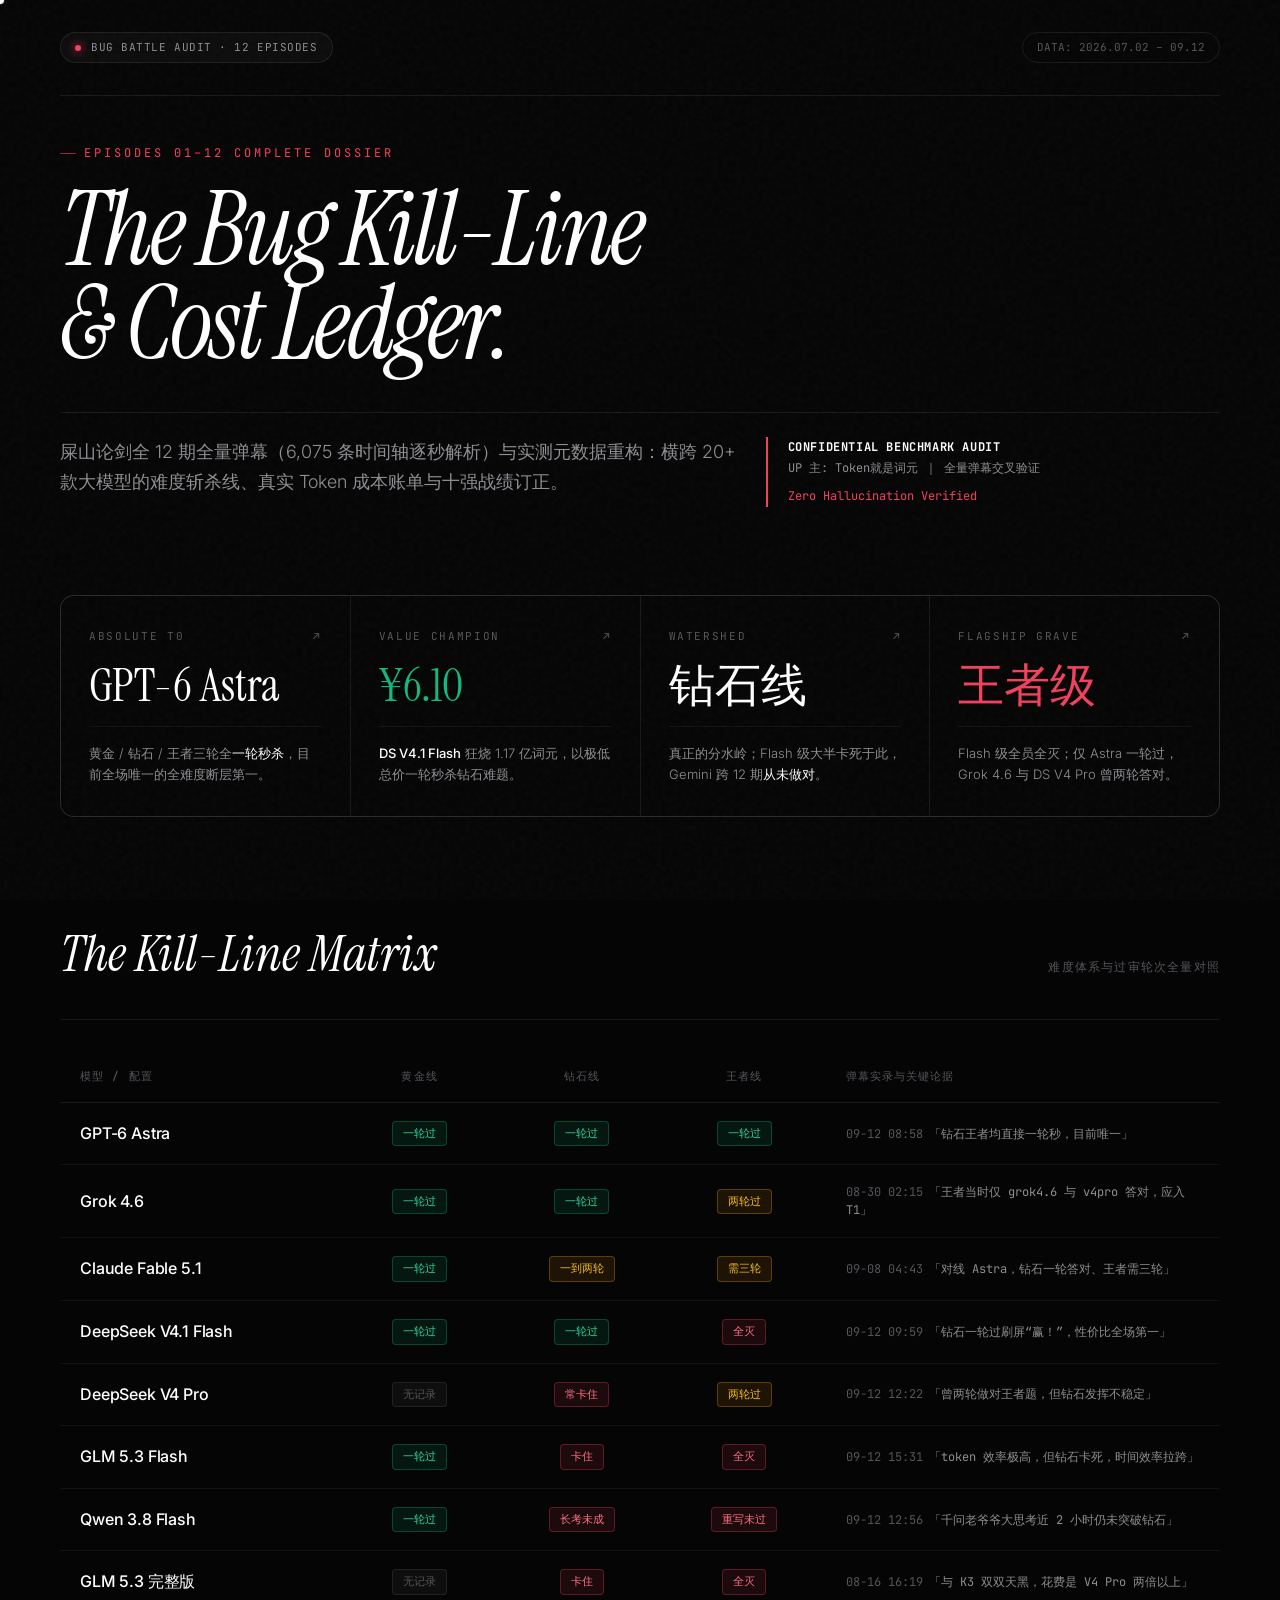
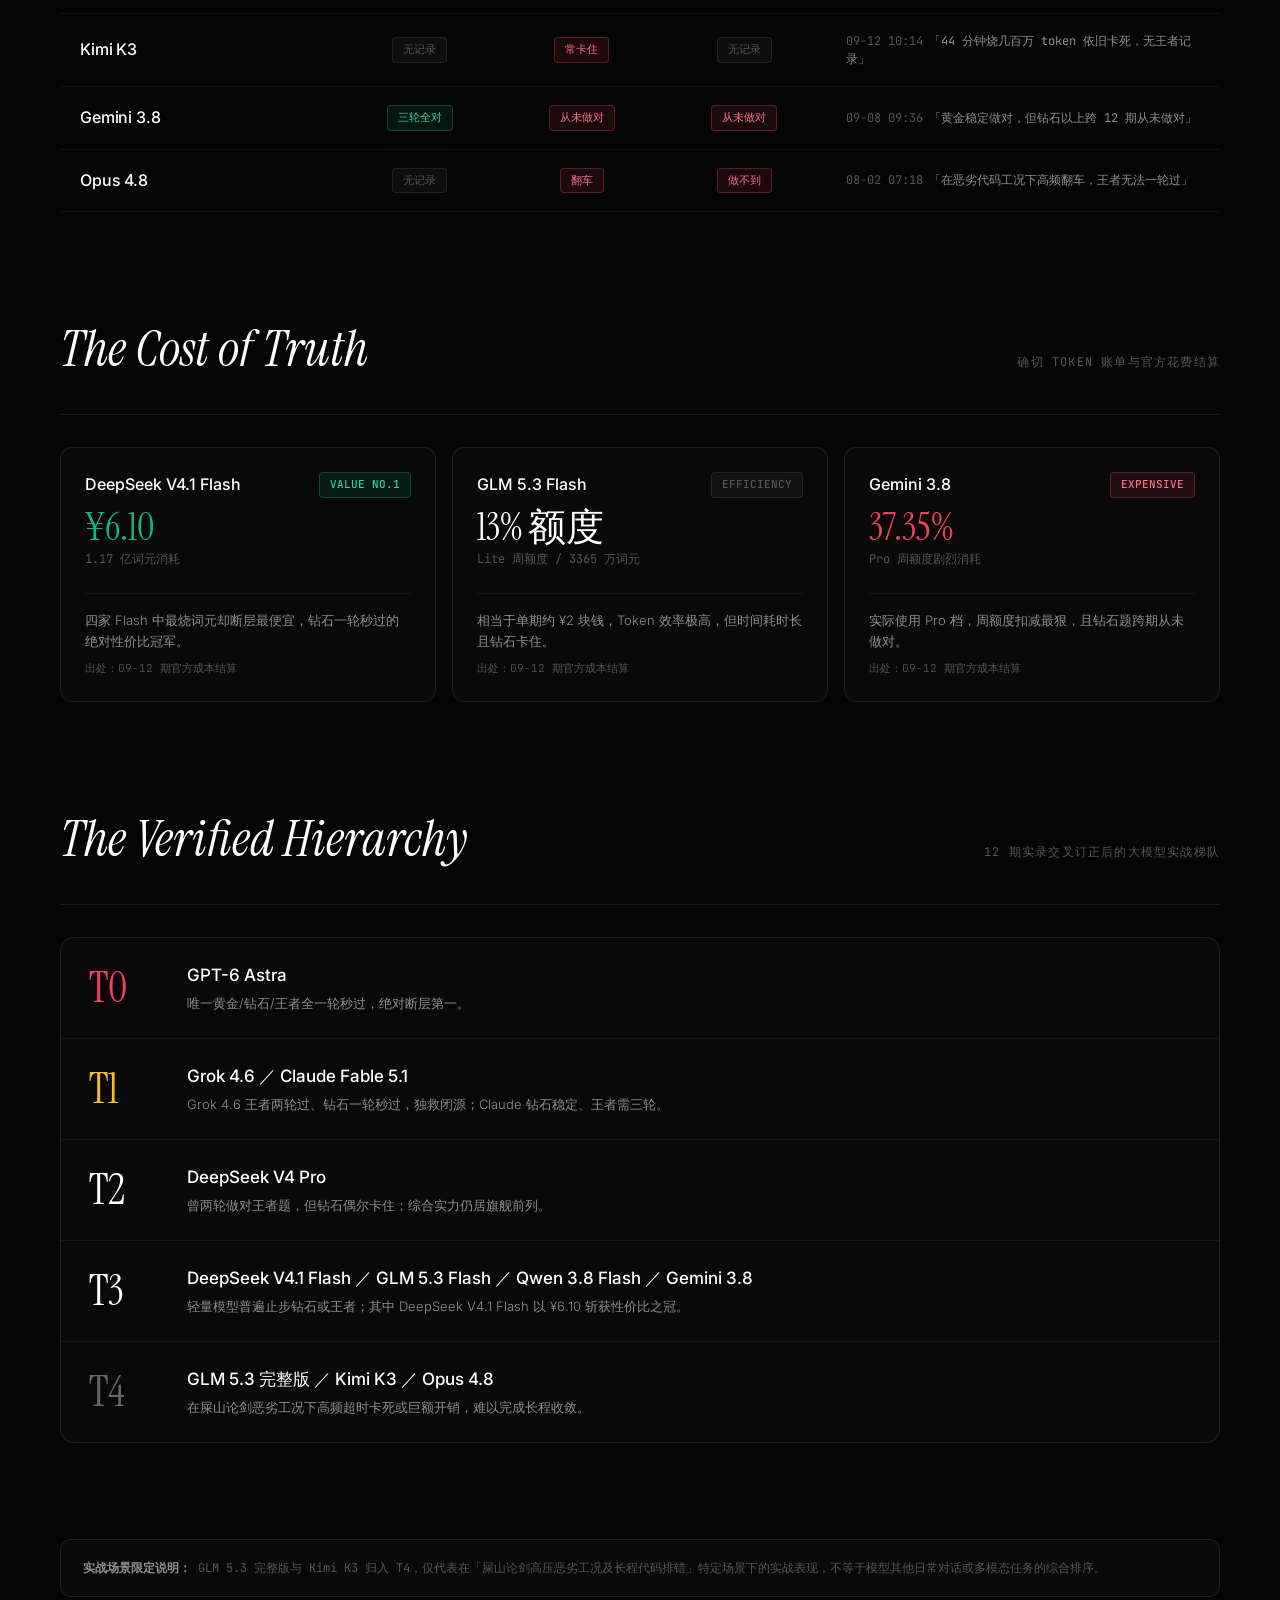
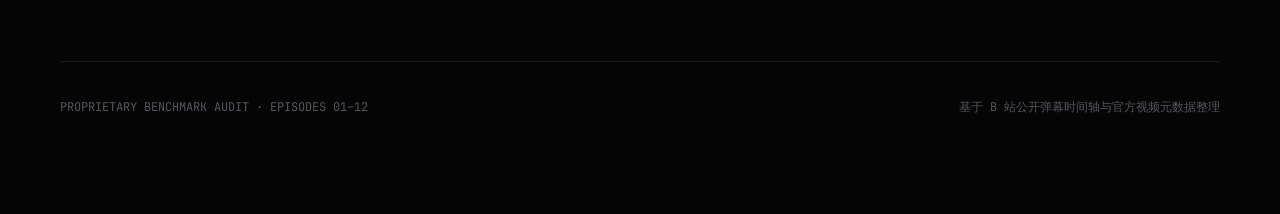
<file: public/shishan.html>
<!DOCTYPE html>
<html lang="zh-CN">
<head>
  <meta charset="UTF-8" />
  <meta name="viewport" content="width=device-width, initial-scale=1.0" />
  <title>屎山论剑全 12 期 · 难度斩杀线 × 花费 全量对照</title>
  <link rel="preconnect" href="https://fonts.googleapis.com" />
  <link rel="preconnect" href="https://fonts.gstatic.com" crossorigin />
  <link href="https://fonts.googleapis.com/css2?family=Instrument+Serif:ital@0;1&family=Inter:wght@300;400;500;600;700&family=JetBrains+Mono:wght@400;500;600&display=swap" rel="stylesheet" />
  <style>
    :root {
      --bg: #050505;
      --card-bg: rgba(255, 255, 255, 0.02);
      --card-hover: rgba(255, 255, 255, 0.04);
      --border: rgba(255, 255, 255, 0.08);
      --border-subtle: rgba(255, 255, 255, 0.05);
      --text: #ffffff;
      --text-muted: #8e8e93;
      --text-dim: #55555c;
      --accent: #f43f5e;
      --emerald: #10b981;
      --amber: #f59e0b;
      --rose: #f43f5e;
      --font-serif: 'Instrument Serif', Georgia, serif;
      --font-sans: 'Inter', -apple-system, BlinkMacSystemFont, "PingFang SC", sans-serif;
      --font-mono: 'JetBrains Mono', monospace;
    }

    * {
      box-sizing: border-box;
      margin: 0;
      padding: 0;
    }

    @media (pointer: fine) {
      * {
        cursor: none !important;
      }
    }

    body {
      background-color: var(--bg);
      color: var(--text);
      font-family: var(--font-sans);
      line-height: 1.6;
      font-size: 15px;
      overflow-x: hidden;
      padding-bottom: 96px;
      position: relative;
    }

    /* Subtle grain overlay */
    .grain-overlay {
      position: fixed;
      inset: 0;
      pointer-events: none;
      z-index: 50;
      opacity: 0.035;
      background-image: url("data:image/svg+xml,%3Csvg viewBox='0 0 200 200' xmlns='http://www.w3.org/2000/svg'%3E%3Cfilter id='noiseFilter'%3E%3CfeTurbulence type='fractalNoise' baseFrequency='0.8' numOctaves='3' stitchTiles='stitch'/%3E%3C/filter%3E%3Crect width='100%25' height='100%25' filter='url(%23noiseFilter)'/%3E%3C/svg%3E");
    }

    /* Custom Large Magnifier Lens Cursor */
    .custom-cursor {
      position: fixed;
      top: 0;
      left: 0;
      width: 8px;
      height: 8px;
      background: #ffffff;
      border-radius: 50%;
      pointer-events: none;
      z-index: 9999;
      mix-blend-mode: difference;
      transform: translate(-50%, -50%);
      transition: transform 0.06s ease-out, width 0.24s cubic-bezier(0.16, 1, 0.3, 1), height 0.24s cubic-bezier(0.16, 1, 0.3, 1);
      box-shadow: 0 0 0 1px rgba(255, 255, 255, 0.2);
    }

    .custom-cursor.lens {
      width: 140px;
      height: 140px;
    }

    .custom-cursor.btn-hover {
      width: 52px;
      height: 52px;
    }

    .wrap {
      max-width: 1240px;
      margin: 0 auto;
      padding: 0 24px;
    }

    @media (min-width: 640px) {
      .wrap {
        padding: 0 40px;
      }
    }

    /* Top Nav */
    header {
      height: 96px;
      display: flex;
      align-items: center;
      justify-content: space-between;
      border-bottom: 1px solid var(--border);
      margin-bottom: 48px;
    }

    .status-badge {
      display: inline-flex;
      align-items: center;
      gap: 10px;
      font-family: var(--font-mono);
      font-size: 11px;
      color: var(--text-muted);
      background: rgba(255, 255, 255, 0.03);
      border: 1px solid var(--border);
      padding: 6px 14px;
      border-radius: 9999px;
      letter-spacing: 0.05em;
    }

    .status-dot {
      width: 6px;
      height: 6px;
      border-radius: 50%;
      background: var(--rose);
      box-shadow: 0 0 10px var(--rose);
    }

    .meta-release {
      font-family: var(--font-mono);
      font-size: 11px;
      color: var(--text-dim);
      border: 1px solid var(--border);
      padding: 6px 14px;
      border-radius: 9999px;
    }

    /* Hero */
    .hero {
      margin-bottom: 88px;
    }

    .hero-eyebrow {
      font-family: var(--font-mono);
      font-size: 12px;
      color: var(--rose);
      letter-spacing: 0.25em;
      text-transform: uppercase;
      display: flex;
      align-items: center;
      gap: 8px;
      margin-bottom: 20px;
    }

    .hero-eyebrow::before {
      content: "";
      display: inline-block;
      width: 16px;
      height: 1px;
      background: rgba(244, 63, 94, 0.6);
    }

    h1 {
      font-family: var(--font-serif);
      font-style: italic;
      font-size: clamp(3.4rem, 8vw, 7.6rem);
      line-height: 0.92;
      font-weight: 400;
      letter-spacing: -0.03em;
      margin-bottom: 40px;
      color: #fff;
    }

    .hero-meta {
      display: grid;
      grid-template-columns: 1fr;
      gap: 24px;
      padding-top: 24px;
      border-top: 1px solid var(--border);
    }

    @media (min-width: 768px) {
      .hero-meta {
        grid-template-columns: 1.2fr 0.8fr;
      }
    }

    .hero-desc {
      font-size: 18px;
      color: var(--text-muted);
      font-weight: 300;
      line-height: 1.7;
    }

    .audit-spec {
      border-left: 2px solid var(--rose);
      padding-left: 20px;
      font-family: var(--font-mono);
      font-size: 12px;
      color: var(--text-muted);
      line-height: 1.8;
    }

    .audit-spec b {
      color: #fff;
      display: block;
      letter-spacing: 0.05em;
    }

    /* Bento Grid */
    .bento {
      display: grid;
      grid-template-columns: 1fr;
      gap: 1px;
      background: var(--border);
      border: 1px solid var(--border);
      border-radius: 14px;
      overflow: hidden;
      margin-bottom: 96px;
    }

    @media (min-width: 640px) {
      .bento {
        grid-template-columns: repeat(2, 1fr);
      }
    }

    @media (min-width: 1024px) {
      .bento {
        grid-template-columns: repeat(4, 1fr);
      }
    }

    .bento-card {
      background: #050505;
      padding: 32px 28px;
      display: flex;
      flex-direction: column;
      justify-content: space-between;
      min-height: 220px;
      transition: background-color 0.2s ease;
    }

    .bento-card:hover {
      background: #0a0a0f;
    }

    .bento-label {
      font-family: var(--font-mono);
      font-size: 11px;
      color: var(--text-dim);
      letter-spacing: 0.15em;
      text-transform: uppercase;
      display: flex;
      justify-content: space-between;
      align-items: center;
      margin-bottom: 16px;
    }

    .bento-value {
      font-family: var(--font-serif);
      font-size: 46px;
      color: #fff;
      line-height: 1;
      margin-bottom: 12px;
    }

    .bento-value.green {
      color: var(--emerald);
    }

    .bento-value.rose {
      color: var(--rose);
    }

    .bento-desc {
      font-size: 13px;
      color: var(--text-muted);
      font-weight: 300;
      border-top: 1px solid var(--border-subtle);
      padding-top: 16px;
      line-height: 1.6;
    }

    .bento-desc strong {
      color: #fff;
      font-weight: 500;
    }

    /* Section Headings */
    .section-head {
      display: flex;
      flex-direction: column;
      border-bottom: 1px solid var(--border);
      padding-bottom: 24px;
      margin-bottom: 32px;
      gap: 8px;
    }

    @media (min-width: 640px) {
      .section-head {
        flex-direction: row;
        align-items: baseline;
        justify-content: space-between;
      }
    }

    h2 {
      font-family: var(--font-serif);
      font-style: italic;
      font-size: clamp(2.2rem, 5vw, 3.2rem);
      font-weight: 400;
      color: #fff;
      margin: 0;
    }

    .section-sub {
      font-family: var(--font-mono);
      font-size: 12px;
      color: var(--text-dim);
      letter-spacing: 0.1em;
      text-transform: uppercase;
    }

    /* Table & Matrix */
    .matrix-wrap {
      margin-bottom: 96px;
    }

    .matrix-table {
      width: 100%;
      border-collapse: collapse;
    }

    .matrix-table th {
      font-family: var(--font-mono);
      font-size: 11px;
      color: var(--text-dim);
      text-transform: uppercase;
      letter-spacing: 0.1em;
      text-align: left;
      padding: 16px 20px;
      border-bottom: 1px solid var(--border);
      font-weight: 500;
    }

    .matrix-table th.center, .matrix-table td.center {
      text-align: center;
    }

    .matrix-table th.right, .matrix-table td.right {
      text-align: right;
    }

    .matrix-table tr {
      border-bottom: 1px solid var(--border-subtle);
      transition: background-color 0.15s ease;
    }

    .matrix-table tbody tr:hover {
      background-color: var(--card-hover);
    }

    .matrix-table td {
      padding: 18px 20px;
      vertical-align: middle;
      font-size: 14px;
    }

    .model-name {
      font-size: 16px;
      font-weight: 500;
      color: #fff;
      letter-spacing: -0.01em;
    }

    /* Tags */
    .pill {
      display: inline-block;
      font-family: var(--font-mono);
      font-size: 11px;
      padding: 3px 10px;
      border-radius: 4px;
      white-space: nowrap;
      font-weight: 500;
    }

    .pill-pass {
      background: rgba(16, 185, 129, 0.1);
      color: #34d399;
      border: 1px solid rgba(16, 185, 129, 0.3);
    }

    .pill-warn {
      background: rgba(245, 158, 11, 0.1);
      color: #fbbf24;
      border: 1px solid rgba(245, 158, 11, 0.3);
    }

    .pill-fail {
      background: rgba(244, 63, 94, 0.1);
      color: #fb7185;
      border: 1px solid rgba(244, 63, 94, 0.3);
    }

    .pill-none {
      background: rgba(255, 255, 255, 0.04);
      color: var(--text-dim);
      border: 1px solid rgba(255, 255, 255, 0.08);
    }

    .quote-evidence {
      font-family: var(--font-mono);
      font-size: 12px;
      color: var(--text-muted);
      line-height: 1.5;
    }

    .timestamp {
      color: var(--text-dim);
      margin-right: 6px;
    }

    /* Cards Grid */
    .cards-grid {
      display: grid;
      grid-template-columns: 1fr;
      gap: 16px;
      margin-bottom: 96px;
    }

    @media (min-width: 768px) {
      .cards-grid {
        grid-template-columns: repeat(3, 1fr);
      }
    }

    .cost-card {
      background: var(--card-bg);
      border: 1px solid var(--border);
      border-radius: 12px;
      padding: 24px;
      display: flex;
      flex-direction: column;
      justify-content: space-between;
      transition: border-color 0.2s;
    }

    .cost-card:hover {
      border-color: rgba(255, 255, 255, 0.2);
    }

    .cost-num {
      font-family: var(--font-serif);
      font-size: 38px;
      color: #fff;
      margin: 10px 0 4px;
      line-height: 1;
    }

    .cost-token {
      font-family: var(--font-mono);
      font-size: 12px;
      color: var(--text-dim);
      margin-bottom: 24px;
    }

    .cost-note {
      border-top: 1px solid var(--border-subtle);
      padding-top: 16px;
      font-size: 13px;
      color: var(--text-muted);
      font-weight: 300;
      line-height: 1.6;
    }

    .cost-source {
      font-family: var(--font-mono);
      font-size: 11px;
      color: var(--text-dim);
      margin-top: 8px;
    }

    /* Tier List */
    .tier-list {
      background: var(--card-bg);
      border: 1px solid var(--border);
      border-radius: 14px;
      overflow: hidden;
      margin-bottom: 96px;
    }

    .tier-item {
      padding: 24px 28px;
      border-bottom: 1px solid var(--border-subtle);
      display: flex;
      flex-direction: column;
      gap: 12px;
      transition: background-color 0.15s ease;
    }

    @media (min-width: 640px) {
      .tier-item {
        flex-direction: row;
        align-items: center;
        gap: 28px;
      }
    }

    .tier-item:last-child {
      border-bottom: none;
    }

    .tier-item:hover {
      background-color: var(--card-hover);
    }

    .tier-badge {
      font-family: var(--font-serif);
      font-size: 42px;
      color: #fff;
      min-width: 70px;
      line-height: 1;
    }

    .tier-content h3 {
      font-size: 17px;
      color: #fff;
      font-weight: 500;
      margin-bottom: 4px;
    }

    .tier-content p {
      font-size: 13px;
      color: var(--text-muted);
      font-weight: 300;
    }

    /* Footer Note */
    .note-box {
      background: rgba(255, 255, 255, 0.02);
      border: 1px solid var(--border);
      border-radius: 10px;
      padding: 18px 22px;
      font-family: var(--font-mono);
      font-size: 12px;
      color: var(--text-dim);
      line-height: 1.7;
      margin-bottom: 64px;
    }

    .note-box strong {
      color: var(--text-muted);
    }

    footer {
      border-top: 1px solid var(--border);
      padding-top: 36px;
      display: flex;
      flex-direction: column;
      gap: 12px;
      font-family: var(--font-mono);
      font-size: 12px;
      color: var(--text-dim);
    }

    @media (min-width: 640px) {
      footer {
        flex-direction: row;
        justify-content: space-between;
        align-items: center;
      }
    }
  </style>
</head>
<body>
  <div class="grain-overlay"></div>
  <div class="custom-cursor" id="cursor"></div>

  <div class="wrap">
    <header>
      <div class="status-badge">
        <span class="status-dot"></span>
        <span>BUG BATTLE AUDIT · 12 EPISODES</span>
      </div>
      <div class="meta-release">DATA: 2026.07.02 – 09.12</div>
    </header>

    <!-- Hero -->
    <section class="hero interact-lens">
      <div class="hero-eyebrow">EPISODES 01–12 COMPLETE DOSSIER</div>
      <h1>The Bug Kill-Line <br>& Cost Ledger.</h1>
      <div class="hero-meta">
        <p class="hero-desc">
          屎山论剑全 12 期全量弹幕（6,075 条时间轴逐秒解析）与实测元数据重构：横跨 20+ 款大模型的难度斩杀线、真实 Token 成本账单与十强战绩订正。
        </p>
        <div class="audit-spec">
          <b>CONFIDENTIAL BENCHMARK AUDIT</b>
          <span>UP 主: Token就是词元 ｜ 全量弹幕交叉验证</span>
          <div style="color: #f43f5e; margin-top: 6px;">Zero Hallucination Verified</div>
        </div>
      </div>
    </section>

    <!-- Bento 4 Stats -->
    <section class="bento">
      <div class="bento-card interact-lens">
        <div>
          <div class="bento-label">
            <span>ABSOLUTE T0</span>
            <span>↗</span>
          </div>
          <div class="bento-value">GPT-6 Astra</div>
        </div>
        <p class="bento-desc">
          黄金 / 钻石 / 王者三轮全<strong>一轮秒杀</strong>，目前全场唯一的全难度断层第一。
        </p>
      </div>

      <div class="bento-card interact-lens">
        <div>
          <div class="bento-label">
            <span>VALUE CHAMPION</span>
            <span>↗</span>
          </div>
          <div class="bento-value green">¥6.10</div>
        </div>
        <p class="bento-desc">
          <strong>DS V4.1 Flash</strong> 狂烧 1.17 亿词元，以极低总价一轮秒杀钻石难题。
        </p>
      </div>

      <div class="bento-card interact-lens">
        <div>
          <div class="bento-label">
            <span>WATERSHED</span>
            <span>↗</span>
          </div>
          <div class="bento-value">钻石线</div>
        </div>
        <p class="bento-desc">
          真正的分水岭；Flash 级大半卡死于此，Gemini 跨 12 期<strong>从未做对</strong>。
        </p>
      </div>

      <div class="bento-card interact-lens">
        <div>
          <div class="bento-label">
            <span>FLAGSHIP GRAVE</span>
            <span>↗</span>
          </div>
          <div class="bento-value rose">王者级</div>
        </div>
        <p class="bento-desc">
          Flash 级全员全灭；仅 Astra 一轮过，Grok 4.6 与 DS V4 Pro 曾两轮答对。
        </p>
      </div>
    </section>

    <!-- Part 1: Kill-Line Matrix -->
    <section class="matrix-wrap">
      <div class="section-head">
        <h2>The Kill-Line Matrix</h2>
        <span class="section-sub">难度体系与过审轮次全量对照</span>
      </div>

      <div style="overflow-x: auto;">
        <table class="matrix-table">
          <thead>
            <tr>
              <th style="width: 24%;">模型 / 配置</th>
              <th class="center" style="width: 14%;">黄金线</th>
              <th class="center" style="width: 14%;">钻石线</th>
              <th class="center" style="width: 14%;">王者线</th>
              <th style="width: 34%;">弹幕实录与关键论据</th>
            </tr>
          </thead>
          <tbody>
            <tr class="interact-lens">
              <td><span class="model-name">GPT-6 Astra</span></td>
              <td class="center"><span class="pill pill-pass">一轮过</span></td>
              <td class="center"><span class="pill pill-pass">一轮过</span></td>
              <td class="center"><span class="pill pill-pass">一轮过</span></td>
              <td><div class="quote-evidence"><span class="timestamp">09-12 08:58</span>「钻石王者均直接一轮秒，目前唯一」</div></td>
            </tr>
            <tr class="interact-lens">
              <td><span class="model-name">Grok 4.6</span></td>
              <td class="center"><span class="pill pill-pass">一轮过</span></td>
              <td class="center"><span class="pill pill-pass">一轮过</span></td>
              <td class="center"><span class="pill pill-warn">两轮过</span></td>
              <td><div class="quote-evidence"><span class="timestamp">08-30 02:15</span>「王者当时仅 grok4.6 与 v4pro 答对，应入 T1」</div></td>
            </tr>
            <tr class="interact-lens">
              <td><span class="model-name">Claude Fable 5.1</span></td>
              <td class="center"><span class="pill pill-pass">一轮过</span></td>
              <td class="center"><span class="pill pill-warn">一到两轮</span></td>
              <td class="center"><span class="pill pill-warn">需三轮</span></td>
              <td><div class="quote-evidence"><span class="timestamp">09-08 04:43</span>「对线 Astra，钻石一轮答对、王者需三轮」</div></td>
            </tr>
            <tr class="interact-lens">
              <td><span class="model-name">DeepSeek V4.1 Flash</span></td>
              <td class="center"><span class="pill pill-pass">一轮过</span></td>
              <td class="center"><span class="pill pill-pass">一轮过</span></td>
              <td class="center"><span class="pill pill-fail">全灭</span></td>
              <td><div class="quote-evidence"><span class="timestamp">09-12 09:59</span>「钻石一轮过刷屏“赢！”，性价比全场第一」</div></td>
            </tr>
            <tr class="interact-lens">
              <td><span class="model-name">DeepSeek V4 Pro</span></td>
              <td class="center"><span class="pill pill-none">无记录</span></td>
              <td class="center"><span class="pill pill-fail">常卡住</span></td>
              <td class="center"><span class="pill pill-warn">两轮过</span></td>
              <td><div class="quote-evidence"><span class="timestamp">09-12 12:22</span>「曾两轮做对王者题，但钻石发挥不稳定」</div></td>
            </tr>
            <tr class="interact-lens">
              <td><span class="model-name">GLM 5.3 Flash</span></td>
              <td class="center"><span class="pill pill-pass">一轮过</span></td>
              <td class="center"><span class="pill pill-fail">卡住</span></td>
              <td class="center"><span class="pill pill-fail">全灭</span></td>
              <td><div class="quote-evidence"><span class="timestamp">09-12 15:31</span>「token 效率极高，但钻石卡死，时间效率拉跨」</div></td>
            </tr>
            <tr class="interact-lens">
              <td><span class="model-name">Qwen 3.8 Flash</span></td>
              <td class="center"><span class="pill pill-pass">一轮过</span></td>
              <td class="center"><span class="pill pill-fail">长考未成</span></td>
              <td class="center"><span class="pill pill-fail">重写未过</span></td>
              <td><div class="quote-evidence"><span class="timestamp">09-12 12:56</span>「千问老爷爷大思考近 2 小时仍未突破钻石」</div></td>
            </tr>
            <tr class="interact-lens">
              <td><span class="model-name">GLM 5.3 完整版</span></td>
              <td class="center"><span class="pill pill-none">无记录</span></td>
              <td class="center"><span class="pill pill-fail">卡住</span></td>
              <td class="center"><span class="pill pill-fail">全灭</span></td>
              <td><div class="quote-evidence"><span class="timestamp">08-16 16:19</span>「与 K3 双双天黑，花费是 V4 Pro 两倍以上」</div></td>
            </tr>
            <tr class="interact-lens">
              <td><span class="model-name">Kimi K3</span></td>
              <td class="center"><span class="pill pill-none">无记录</span></td>
              <td class="center"><span class="pill pill-fail">常卡住</span></td>
              <td class="center"><span class="pill pill-none">无记录</span></td>
              <td><div class="quote-evidence"><span class="timestamp">09-12 10:14</span>「44 分钟烧几百万 token 依旧卡死，无王者记录」</div></td>
            </tr>
            <tr class="interact-lens">
              <td><span class="model-name">Gemini 3.8</span></td>
              <td class="center"><span class="pill pill-pass">三轮全对</span></td>
              <td class="center"><span class="pill pill-fail">从未做对</span></td>
              <td class="center"><span class="pill pill-fail">从未做对</span></td>
              <td><div class="quote-evidence"><span class="timestamp">09-08 09:36</span>「黄金稳定做对，但钻石以上跨 12 期从未做对」</div></td>
            </tr>
            <tr class="interact-lens">
              <td><span class="model-name">Opus 4.8</span></td>
              <td class="center"><span class="pill pill-none">无记录</span></td>
              <td class="center"><span class="pill pill-fail">翻车</span></td>
              <td class="center"><span class="pill pill-fail">做不到</span></td>
              <td><div class="quote-evidence"><span class="timestamp">08-02 07:18</span>「在恶劣代码工况下高频翻车，王者无法一轮过」</div></td>
            </tr>
          </tbody>
        </table>
      </div>
    </section>

    <!-- Part 2: Cost Settlement -->
    <section>
      <div class="section-head">
        <h2>The Cost of Truth</h2>
        <span class="section-sub">确切 Token 账单与官方花费结算</span>
      </div>

      <div class="cards-grid">
        <div class="cost-card interact-lens">
          <div>
            <div style="display: flex; justify-content: space-between; align-items: center;">
              <span style="font-weight: 500; font-size: 16px;">DeepSeek V4.1 Flash</span>
              <span class="pill pill-pass">VALUE NO.1</span>
            </div>
            <div class="cost-num" style="color: #10b981;">¥6.10</div>
            <div class="cost-token">1.17 亿词元消耗</div>
          </div>
          <div class="cost-note">
            四家 Flash 中最烧词元却断层最便宜，钻石一轮秒过的绝对性价比冠军。
            <div class="cost-source">出处：09-12 期官方成本结算</div>
          </div>
        </div>

        <div class="cost-card interact-lens">
          <div>
            <div style="display: flex; justify-content: space-between; align-items: center;">
              <span style="font-weight: 500; font-size: 16px;">GLM 5.3 Flash</span>
              <span class="pill pill-none">EFFICIENCY</span>
            </div>
            <div class="cost-num">13% 额度</div>
            <div class="cost-token">Lite 周额度 / 3365 万词元</div>
          </div>
          <div class="cost-note">
            相当于单期约 ¥2 块钱，Token 效率极高，但时间耗时长且钻石卡住。
            <div class="cost-source">出处：09-12 期官方成本结算</div>
          </div>
        </div>

        <div class="cost-card interact-lens">
          <div>
            <div style="display: flex; justify-content: space-between; align-items: center;">
              <span style="font-weight: 500; font-size: 16px;">Gemini 3.8</span>
              <span class="pill pill-fail">EXPENSIVE</span>
            </div>
            <div class="cost-num" style="color: #f43f5e;">37.35%</div>
            <div class="cost-token">Pro 周额度剧烈消耗</div>
          </div>
          <div class="cost-note">
            实际使用 Pro 档，周额度扣减最狠，且钻石题跨期从未做对。
            <div class="cost-source">出处：09-12 期官方成本结算</div>
          </div>
        </div>
      </div>
    </section>

    <!-- Part 3: Revised Tiers -->
    <section>
      <div class="section-head">
        <h2>The Verified Hierarchy</h2>
        <span class="section-sub">12 期实录交叉订正后的大模型实战梯队</span>
      </div>

      <div class="tier-list">
        <div class="tier-item interact-lens">
          <div class="tier-badge" style="color: #f43f5e;">T0</div>
          <div class="tier-content">
            <h3>GPT-6 Astra</h3>
            <p>唯一黄金/钻石/王者全一轮秒过，绝对断层第一。</p>
          </div>
        </div>

        <div class="tier-item interact-lens">
          <div class="tier-badge" style="color: #fbbf24;">T1</div>
          <div class="tier-content">
            <h3>Grok 4.6 ／ Claude Fable 5.1</h3>
            <p>Grok 4.6 王者两轮过、钻石一轮秒过，独救闭源；Claude 钻石稳定、王者需三轮。</p>
          </div>
        </div>

        <div class="tier-item interact-lens">
          <div class="tier-badge">T2</div>
          <div class="tier-content">
            <h3>DeepSeek V4 Pro</h3>
            <p>曾两轮做对王者题，但钻石偶尔卡住；综合实力仍居旗舰前列。</p>
          </div>
        </div>

        <div class="tier-item interact-lens">
          <div class="tier-badge">T3</div>
          <div class="tier-content">
            <h3>DeepSeek V4.1 Flash ／ GLM 5.3 Flash ／ Qwen 3.8 Flash ／ Gemini 3.8</h3>
            <p>轻量模型普遍止步钻石或王者；其中 DeepSeek V4.1 Flash 以 ¥6.10 斩获性价比之冠。</p>
          </div>
        </div>

        <div class="tier-item interact-lens">
          <div class="tier-badge" style="color: #666;">T4</div>
          <div class="tier-content">
            <h3>GLM 5.3 完整版 ／ Kimi K3 ／ Opus 4.8</h3>
            <p>在屎山论剑恶劣工况下高频超时卡死或巨额开销，难以完成长程收敛。</p>
          </div>
        </div>
      </div>

      <div class="note-box">
        <strong>实战场景限定说明：</strong> 
        GLM 5.3 完整版与 Kimi K3 归入 T4，仅代表在「屎山论剑高压恶劣工况及长程代码排错」特定场景下的实战表现，不等于模型其他日常对话或多模态任务的综合排序。
      </div>
    </section>

    <footer>
      <div>PROPRIETARY BENCHMARK AUDIT · EPISODES 01–12</div>
      <div>基于 B 站公开弹幕时间轴与官方视频元数据整理</div>
    </footer>
  </div>

  <script>
    // Large Magnifier Cursor
    const cursor = document.getElementById('cursor');
    document.addEventListener('mousemove', (e) => {
      cursor.style.left = e.clientX + 'px';
      cursor.style.top = e.clientY + 'px';
    });

    document.querySelectorAll('.interact-lens').forEach(el => {
      el.addEventListener('mouseenter', () => cursor.classList.add('lens'));
      el.addEventListener('mouseleave', () => cursor.classList.remove('lens'));
    });

    document.querySelectorAll('button, a, .pill').forEach(el => {
      el.addEventListener('mouseenter', () => cursor.classList.add('btn-hover'));
      el.addEventListener('mouseleave', () => cursor.classList.remove('btn-hover'));
    });
  </script>
</body>
</html>
</file>
